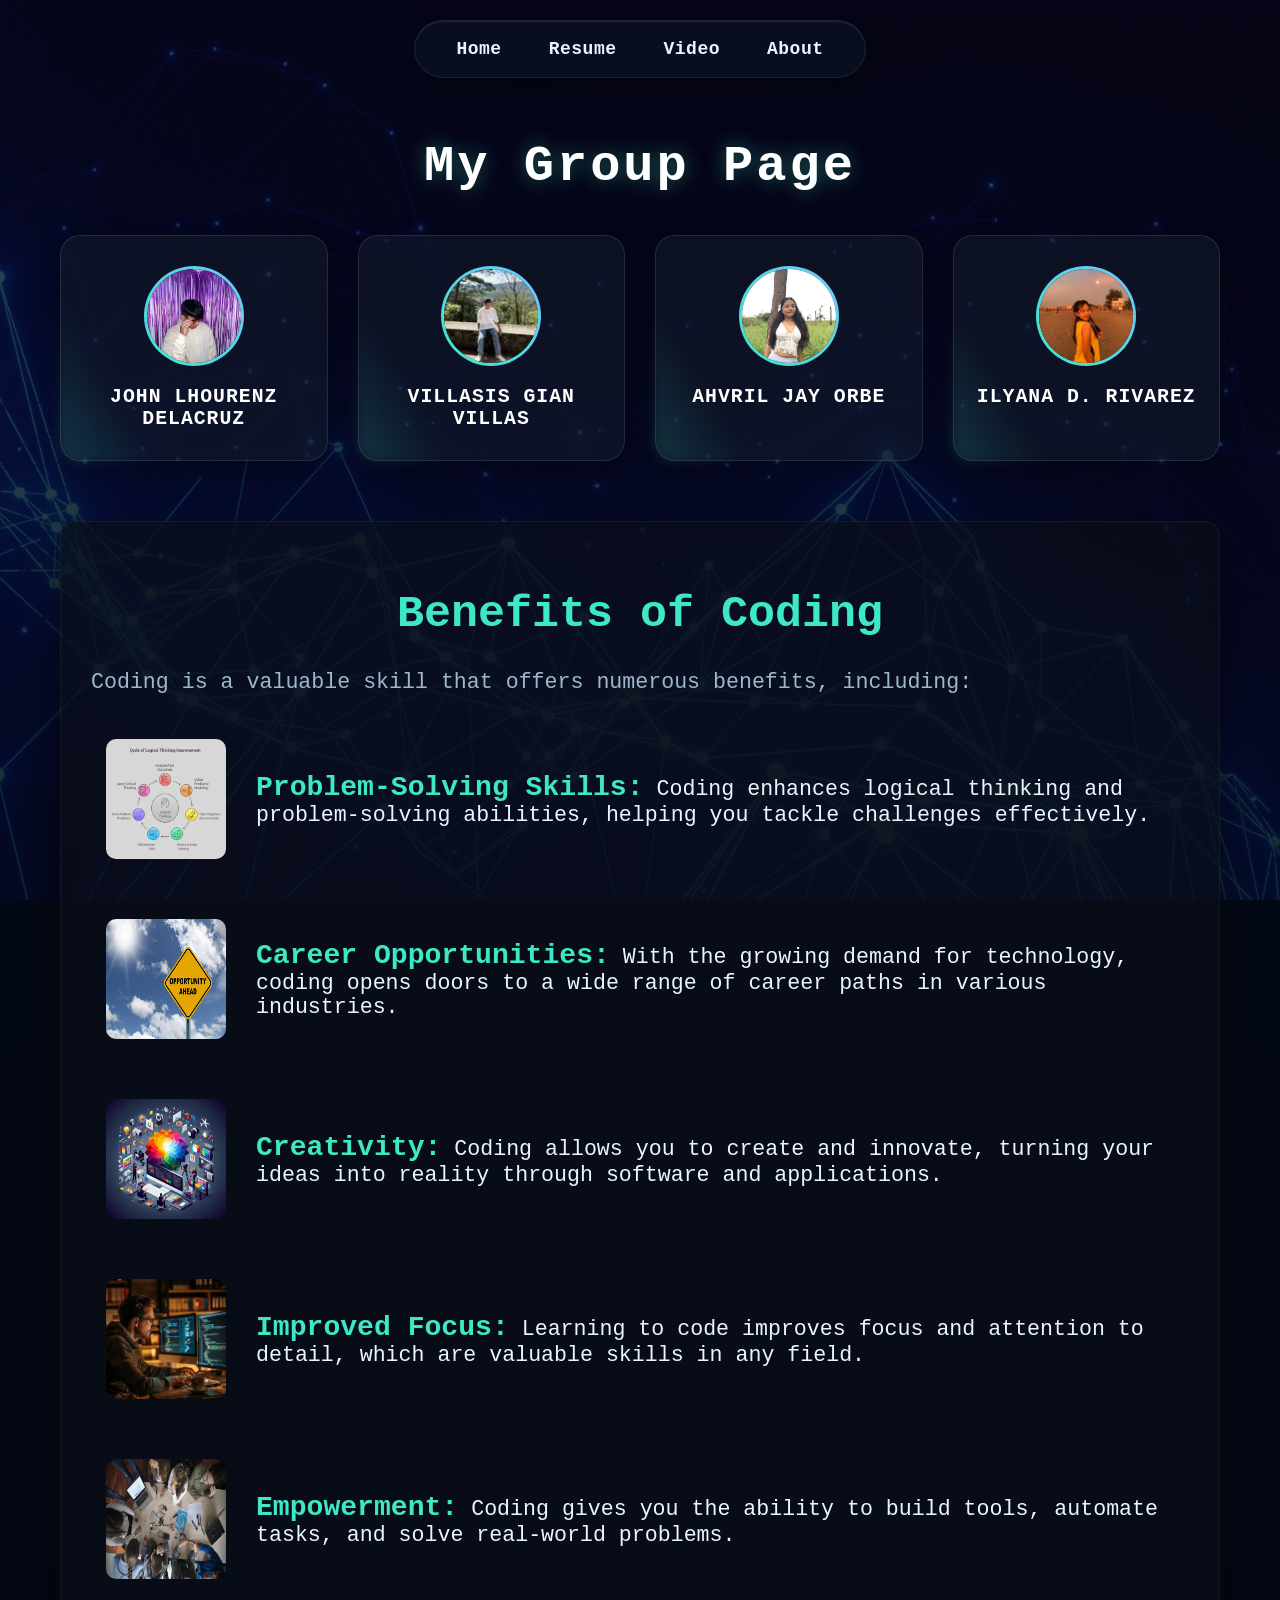
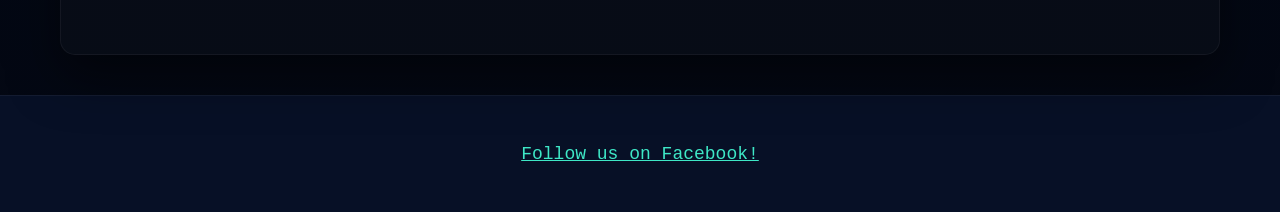
<file: index.html>
<!doctype html>
<html lang="en">

<head>
  <style>
    body {
      font-family: 'Fira Mono', 'Consolas', 'Menlo', 'Monaco', 'Liberation Mono', monospace;
    }
  </style>
  <meta charset="utf-8">
  <meta name="viewport" content="width=device-width,initial-scale=1">
  <title>Home</title>
  <link rel="stylesheet" href="nav.css">
  <link rel="stylesheet" href="index.css">
  <link rel="stylesheet" href="responsive.css">
</head>

<body>
  <div class="wrap">
    <div class="header">
      <div class="nav-wrapper">
        <nav class="main-nav">
          <a href="index.html">Home</a>
          <a href="resume.html">Resume</a>
          <a href="video.html">Video</a>
          <a href="about.html">About</a>
        </nav>
      </div>
    </div>
    <main class="container">
      <div class="group-title">My Group Page</div>
      <div class="cards-modern">
        <div class="card accent-border">
          <img src="Delacruz.jpg" alt="JOHN LHOURENZ DELACRUZ" class="card-img">
          <div class="card-info">
            <div class="card-name">JOHN LHOURENZ DELACRUZ</div>
          </div>
        </div>
        <div class="card accent-border">
          <img src="Gian.jpg" alt="VILLASIS GIAN VILLAS" class="card-img">
          <div class="card-info">
            <div class="card-name">VILLASIS GIAN VILLAS</div>
          </div>
        </div>
        <div class="card accent-border">
          <img src="AHVRIL-JAY-ORBE.jpg" alt="AHVRIL JAY ORBE" class="card-img">
          <div class="card-info">
            <div class="card-name">AHVRIL JAY ORBE</div>
          </div>
        </div>
        <div class="card accent-border">
          <img src="ILYANA-D-RIVAREZ.jpg" alt="ILYANA D. RIVAREZ" class="card-img">
          <div class="card-info">
            <div class="card-name">ILYANA D. RIVAREZ</div>
          </div>
        </div>
      </div>
      <section class="benefits"
        style="margin-top: 50px; padding: 30px; background-color: rgba(3, 7, 18, 0.9); border-radius: 15px; color: #eaf6ff;">
        <h2 style="text-align: center; color: #3ee7c6; font-size: 2.5em; margin-bottom: 30px;">Benefits of Coding</h2>
        <p style="text-align: justify; font-size: 1.2em; color: #9fb7c9; margin-bottom: 30px;">
          Coding is a valuable skill that offers numerous benefits, including:
        </p>
        <ul style="list-style-type: none; padding-left: 0; font-size: 1.2em; color: #eaf6ff;">
          <li style="display: flex; align-items: center; margin-bottom: 30px;">
            <img src="Problem-solving.jpg" alt="Problem Solving"
              style="width: 120px; height: 120px; margin-right: 30px; border-radius: 10px;">
            <span><strong style="color: #3ee7c6; font-size: 1.3em;">Problem-Solving Skills:</strong> <span
                style="text-align: justify;">Coding enhances logical thinking and problem-solving abilities, helping you
                tackle challenges effectively.</span></span>
          </li>
          <li style="display: flex; align-items: center; margin-bottom: 30px;">
            <img src="Career-opportunities.jpg" alt="Career Opportunities"
              style="width: 120px; height: 120px; margin-right: 30px; border-radius: 10px;">
            <span><strong style="color: #3ee7c6; font-size: 1.3em;">Career Opportunities:</strong> <span
                style="text-align: justify;">With the growing demand for technology, coding opens doors to a wide range
                of career paths in various industries.</span></span>
          </li>
          <li style="display: flex; align-items: center; margin-bottom: 30px;">
            <img src="Creativity.png" alt="Creativity"
              style="width: 120px; height: 120px; margin-right: 30px; border-radius: 10px;">
            <span><strong style="color: #3ee7c6; font-size: 1.3em;">Creativity:</strong> <span
                style="text-align: justify;">Coding allows you to create and innovate, turning your ideas into reality
                through software and applications.</span></span>
          </li>
          <li style="display: flex; align-items: center; margin-bottom: 30px;">
            <img src="Improve-focus.jpg" alt="Improved Focus"
              style="width: 120px; height: 120px; margin-right: 30px; border-radius: 10px;">
            <span><strong style="color: #3ee7c6; font-size: 1.3em;">Improved Focus:</strong> <span
                style="text-align: justify;">Learning to code improves focus and attention to detail, which are valuable
                skills in any field.</span></span>
          </li>
          <li style="display: flex; align-items: center; margin-bottom: 30px;">
            <img src="Empowerment.jpg" alt="Empowerment"
              style="width: 120px; height: 120px; margin-right: 30px; border-radius: 10px;">
            <span><strong style="color: #3ee7c6; font-size: 1.3em;">Empowerment:</strong> <span
                style="text-align: justify;">Coding gives you the ability to build tools, automate tasks, and solve
                real-world problems.</span></span>
          </li>
        </ul>
      </section>
    </main>
  </div>
  <footer class="footer">
    <p>Follow us on Facebook!</p>
  </footer>
</body>

</html>
</file>
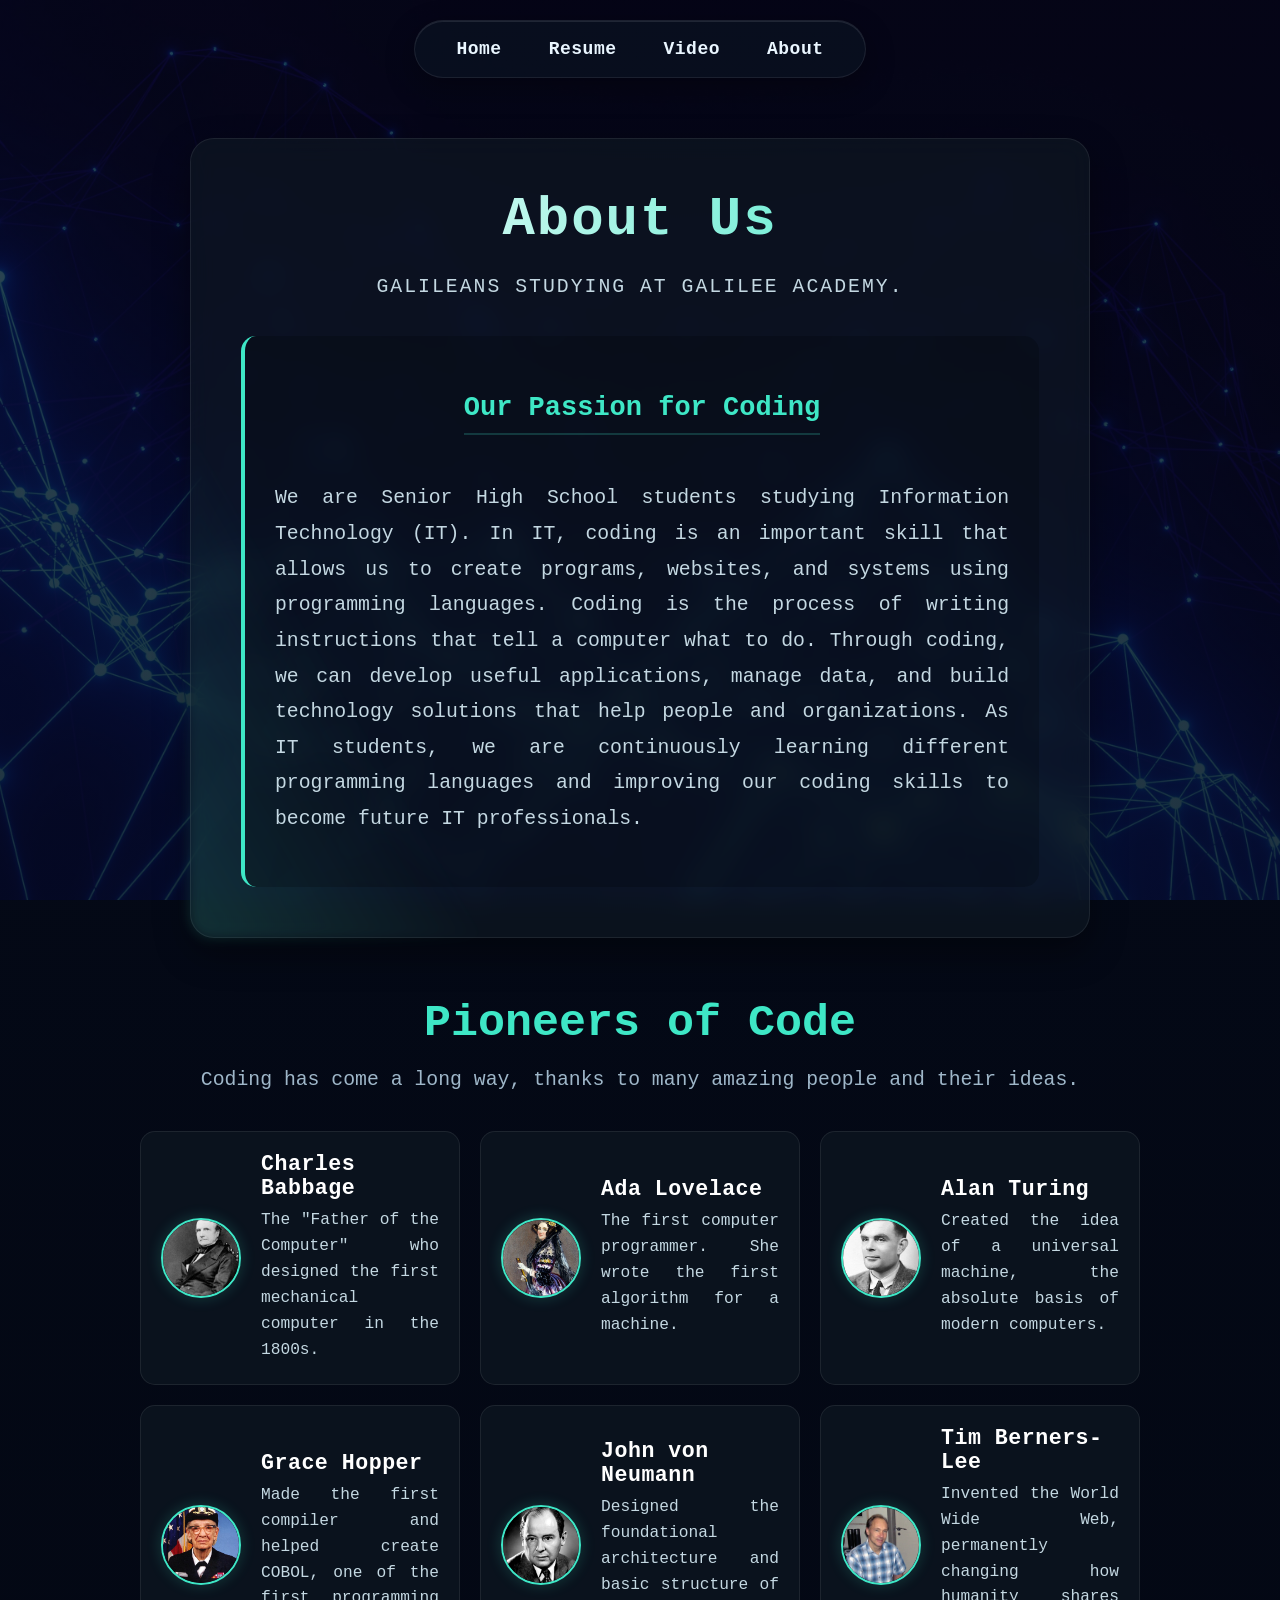
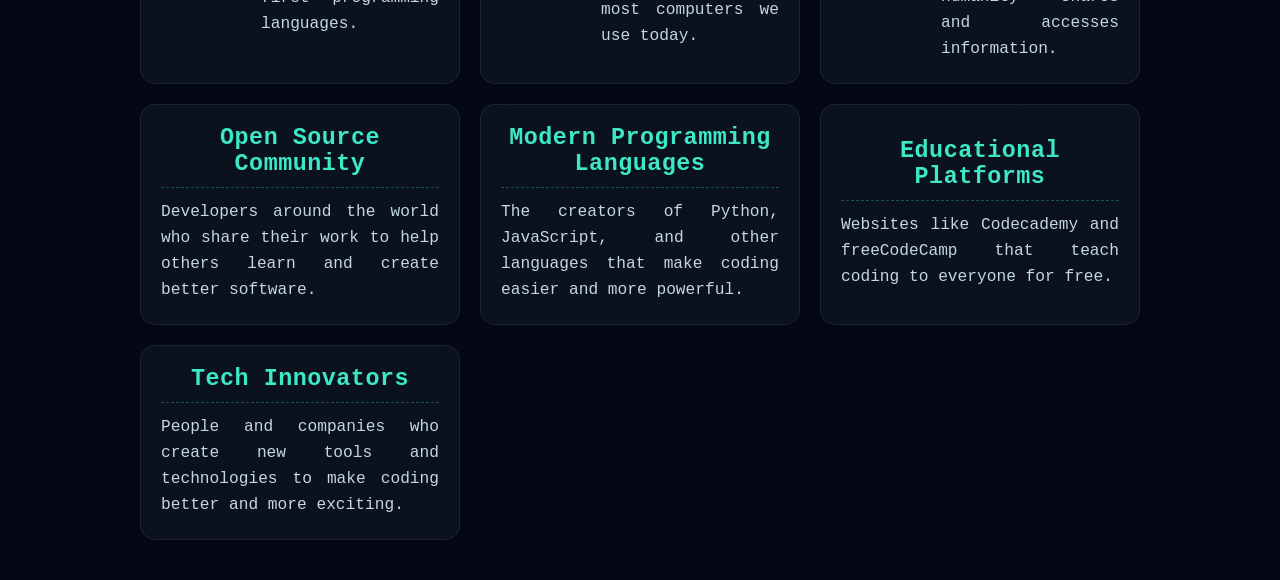
<file: about.html>
<!doctype html>
<html lang="en">

<head>
  <meta charset="utf-8">
  <meta name="viewport" content="width=device-width,initial-scale=1">
  <title>About Us</title>
  <link rel="stylesheet" href="nav.css">
  <link rel="stylesheet" href="about.css">
  <link rel="stylesheet" href="responsive.css">
</head>

<body>
  <div class="wrap">
    <div class="nav-wrapper">
      <nav class="main-nav">
        <a href="index.html">Home</a>
        <a href="resume.html">Resume</a>
        <a href="video.html">Video</a>
        <a href="about.html">About</a>
      </nav>
    </div>

    <div class="content intro-card accent-border">
      <h1>About Us</h1>
      <p class="subtitle">Galileans Studying at Galilee Academy.</p>

      <div class="text-block">
        <h3>Our Passion for Coding</h3>
        <p>We are Senior High School students studying Information Technology (IT). In IT, coding is an important skill
          that allows us to create programs, websites, and systems using programming languages. Coding is the process of
          writing instructions that tell a computer what to do. Through coding, we can develop useful applications,
          manage data, and build technology solutions that help people and organizations. As IT students, we are
          continuously learning different programming languages and improving our coding skills to become future IT
          professionals.</p>
      </div>
    </div>

    <section class="credits-section">
      <h2>Pioneers of Code</h2>
      <p class="credits-subtext">Coding has come a long way, thanks to many amazing people and their ideas.</p>

      <div class="credits-grid">
        <div class="credit-card">
          <img src="Charles_Babbage.jpg" alt="Charles Babbage">
          <div class="credit-info">
            <h4>Charles Babbage</h4>
            <p>The "Father of the Computer" who designed the first mechanical computer in the 1800s.</p>
          </div>
        </div>
        <div class="credit-card">
          <img src="Ada_Lovelace.jpg" alt="Ada Lovelace">
          <div class="credit-info">
            <h4>Ada Lovelace</h4>
            <p>The first computer programmer. She wrote the first algorithm for a machine.</p>
          </div>
        </div>
        <div class="credit-card">
          <img src="Alan_Turing.jpg" alt="Alan Turing">
          <div class="credit-info">
            <h4>Alan Turing</h4>
            <p>Created the idea of a universal machine, the absolute basis of modern computers.</p>
          </div>
        </div>
        <div class="credit-card">
          <img src="Grace_Hopper.jpg" alt="Grace Hopper">
          <div class="credit-info">
            <h4>Grace Hopper</h4>
            <p>Made the first compiler and helped create COBOL, one of the first programming languages.</p>
          </div>
        </div>
        <div class="credit-card">
          <img src="JohnvonNeumann.jpg" alt="John von Neumann">
          <div class="credit-info">
            <h4>John von Neumann</h4>
            <p>Designed the foundational architecture and basic structure of most computers we use today.</p>
          </div>
        </div>
        <div class="credit-card">
          <img src="Tim_Berners-Lee.jpg" alt="Tim Berners-Lee">
          <div class="credit-info">
            <h4>Tim Berners-Lee</h4>
            <p>Invented the World Wide Web, permanently changing how humanity shares and accesses information.</p>
          </div>
        </div>

        <div class="credit-card text-card">
          <div class="credit-info">
            <h4>Open Source Community</h4>
            <p>Developers around the world who share their work to help others learn and create better software.</p>
          </div>
        </div>
        <div class="credit-card text-card">
          <div class="credit-info">
            <h4>Modern Programming Languages</h4>
            <p>The creators of Python, JavaScript, and other languages that make coding easier and more powerful.</p>
          </div>
        </div>
        <div class="credit-card text-card">
          <div class="credit-info">
            <h4>Educational Platforms</h4>
            <p>Websites like Codecademy and freeCodeCamp that teach coding to everyone for free.</p>
          </div>
        </div>
        <div class="credit-card text-card">
          <div class="credit-info">
            <h4>Tech Innovators</h4>
            <p>People and companies who create new tools and technologies to make coding better and more exciting.</p>
          </div>
        </div>
      </div>
    </section>
  </div>
</body>

</html>
</file>
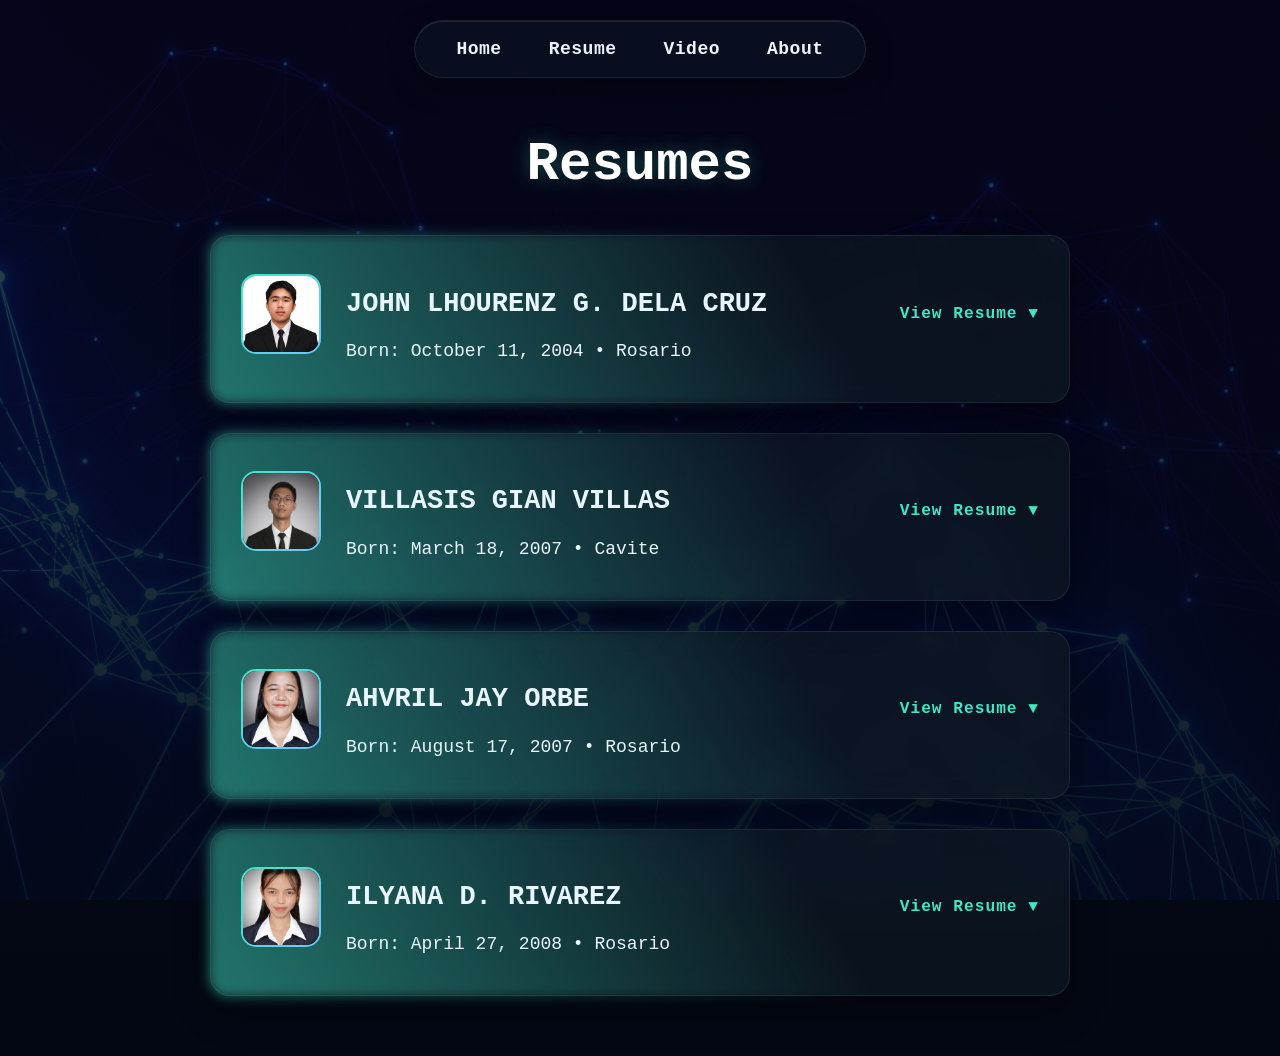
<file: resume.html>
<!doctype html>
<html lang="en">
<head>
  <style>body{font-family:'Fira Mono','Consolas','Menlo','Monaco','Liberation Mono',monospace;}</style>
  <meta charset="utf-8">
  <meta name="viewport" content="width=device-width,initial-scale=1">
  <title>Resumes</title>
  <link rel="stylesheet" href="nav.css">
  <link rel="stylesheet" href="resume.css">
  <link rel="stylesheet" href="responsive.css">
</head>
<body>
  <div class="wrap">
    <div class="header">
      <div class="nav-wrapper">
        <nav class="main-nav">
          <a href="index.html">Home</a>
          <a href="resume.html">Resume</a>
          <a href="video.html">Video</a>
          <a href="about.html">About</a>
        </nav>
      </div>
    </div>

    <h1>Resumes</h1>
    
    <div class="resume-container"> 
      
      <div class="card accent-border">
        <input type="checkbox" id="check-dela-cruz" class="toggle-details">
        <label for="check-dela-cruz" class="card-header">
          <div class="header-left">
            <img src="Delacruz-Resume.jpg" alt="JOHN LHOURENZ" class="avatar">
            <div>
              <h2>JOHN LHOURENZ G. DELA CRUZ</h2>
              <div class="meta">Born: October 11, 2004 • Rosario</div>
            </div>
          </div>
          <div class="expand-hint">View Resume ▼</div>
        </label>
        
        <div class="card-details">
          <div class="resume-grid">
            <div class="resume-sidebar">
              <div class="section-title">Contact</div>
              <p>📞 09638707060</p>
              <p>📍 Sapa 2, Cotabato St.<br>Rosario, Cavite</p>
              
              <div class="section-title">Personal Info</div>
              <ul>
                <li><strong>Birthplace:</strong> Lucena City</li>
                <li><strong>Nationality:</strong> Filipino</li>
                <li><strong>Gender:</strong> Male</li>
                <li><strong>Status:</strong> Single</li>
                <li><strong>Religion:</strong> Roman Catholic</li>
              </ul>

              <div class="section-title">Hobbies</div>
              <ul>
                <li>Reading Manga & Manwha</li>
                <li>Watching Anime</li>
              </ul>
            </div>
            
            <div class="resume-main">
              <div class="section-title">Job Objective</div>
              <p>To obtain a position where I can use my skills, learn new things, and contribute positively to the company's success. Motivated to gain work experience while developing skills and providing quality service.</p>
              
              <div class="section-title">Education</div>
              <ul>
                <li><strong>Senior High:</strong> Galilee Academy (2023–2026)</li>
                <li><strong>Junior High:</strong> Rosario National High School (2023-2024)</li>
                <li><strong>Primary:</strong> Agustin Abadilla Elementary School (2012-2019)</li>
              </ul>
              
              <div class="section-title">Skills & Strengths</div>
              <ul>
                <li>Works professionally under pressure</li>
                <li>Highly flexible and adaptable to changing environments</li>
              </ul>

              <div class="section-title">Awards & Recognition</div>
              <ul>
                <li>With Honor (2024–2025)</li>
                <li>With Honor (First Quarter)</li>
              </ul>
            </div>
          </div>
        </div>
      </div>

      <div class="card accent-border">
        <input type="checkbox" id="check-gian" class="toggle-details">
        <label for="check-gian" class="card-header">
          <div class="header-left">
            <img src="Gian-Resume.png" alt="Gian" class="avatar">
            <div>
              <h2>VILLASIS GIAN VILLAS</h2>
              <div class="meta">Born: March 18, 2007 • Cavite</div>
            </div>
          </div>
          <div class="expand-hint">View Resume ▼</div>
        </label>
        
        <div class="card-details">
          <div class="resume-grid">
            <div class="resume-sidebar">
              <div class="section-title">Contact</div>
              <p>📍 Cavite</p>
              
              <div class="section-title">Personal Info</div>
              <ul>
                <li><strong>Nationality:</strong> Filipino</li>
                <li><strong>Religion:</strong> Born Again</li>
              </ul>

              <div class="section-title">Hobbies</div>
              <ul>
                <li>Playing games</li>
                <li>Watching anime</li>
                <li>Playing basketball</li>
              </ul>
            </div>
            
            <div class="resume-main">
              <div class="section-title">Job Objective</div>
              <p>Motivated student seeking opportunities to contribute skills and grow professionally.</p>
              
              <div class="section-title">Education</div>
              <ul>
                <li><strong>Senior High:</strong> Galilee Academy (2023–2026)</li>
              </ul>
              
              <div class="section-title">Skills & Strengths</div>
              <ul>
                <li>Leadership abilities</li>
                <li>Good communication skills</li>
              </ul>
            </div>
          </div>
        </div>
      </div>

      <div class="card accent-border">
        <input type="checkbox" id="check-orbe" class="toggle-details">
        <label for="check-orbe" class="card-header">
          <div class="header-left">
            <img src="Orbe-Resume.png" alt="AHVRIL JAY ORBE" class="avatar">
            <div>
              <h2>AHVRIL JAY ORBE</h2>
              <div class="meta">Born: August 17, 2007 • Rosario</div>
            </div>
          </div>
          <div class="expand-hint">View Resume ▼</div>
        </label>
        
        <div class="card-details">
          <div class="resume-grid">
            <div class="resume-sidebar">
              <div class="section-title">Contact</div>
              <p>📍 Wawa 3, Rosario, Cavite</p>
              
              <div class="section-title">Personal Info</div>
              <ul>
                <li><strong>Birthplace:</strong> Marawi, Lanao del Sur</li>
                <li><strong>Nationality:</strong> Filipino</li>
                <li><strong>Gender:</strong> Female</li>
                <li><strong>Status:</strong> Single</li>
                <li><strong>Religion:</strong> Born Again</li>
              </ul>

              <div class="section-title">Hobbies</div>
              <ul>
                <li>Playing Badminton</li>
                <li>Watching Movies</li>
                <li>Reading AU</li>
              </ul>
            </div>
            
            <div class="resume-main">
              <div class="section-title">Job Objective</div>
              <p>To obtain a position where I can use my skills, learn new things, and contribute positively to the company's success.</p>
              
              <div class="section-title">Education</div>
              <ul>
                <li><strong>Senior High:</strong> Galilee Academy (2023-2026)</li>
                <li><strong>Junior High:</strong> National High School (2023-2024)</li>
                <li><strong>Primary:</strong> Rosario Elementary School (2012-2020)</li>
              </ul>
              
              <div class="section-title">Skills & Strengths</div>
              <ul>
                <li>Good at work execution</li>
                <li>Fast learner</li>
                <li>Good communication</li>
              </ul>
            </div>
          </div>
        </div>
      </div>

      <div class="card accent-border">
        <input type="checkbox" id="check-rivarez" class="toggle-details">
        <label for="check-rivarez" class="card-header">
          <div class="header-left">
            <img src="Iya-Resume.png" alt="ILYANA D. RIVAREZ" class="avatar">
            <div>
              <h2>ILYANA D. RIVAREZ</h2>
              <div class="meta">Born: April 27, 2008 • Rosario</div>
            </div>
          </div>
          <div class="expand-hint">View Resume ▼</div>
        </label>
        
        <div class="card-details">
          <div class="resume-grid">
            <div class="resume-sidebar">
              <div class="section-title">Contact</div>
              <p>📞 09517848226</p>
              <p>📍 Sapa 1, San Andres<br>Rosario, Cavite</p>
              
              <div class="section-title">Personal Info</div>
              <ul>
                <li><strong>Birthplace:</strong> Rosario, Cavite</li>
                <li><strong>Nationality:</strong> Filipino</li>
                <li><strong>Gender:</strong> Female</li>
                <li><strong>Status:</strong> Single</li>
                <li><strong>Religion:</strong> Roman Catholic</li>
              </ul>

              <div class="section-title">Hobbies</div>
              <ul>
                <li>Reading Wattpad</li>
                <li>Playing Volleyball</li>
                <li>Sleeping</li>
              </ul>
            </div>
            
            <div class="resume-main">
              <div class="section-title">Job Objective</div>
              <p>Seeking a part-time position at a fast-food restaurant to gain valuable work experience and develop essential customer service and teamwork skills.</p>
              
              <div class="section-title">Education</div>
              <ul>
                <li><strong>Senior High:</strong> Galilee Academy (2023-2026)</li>
                <li><strong>Junior High:</strong> Rosario National High School (2023-2024)</li>
                <li><strong>Primary:</strong> Agustin Abadilla Elementary School (2012-2020)</li>
              </ul>
              
              <div class="section-title">Skills & Strengths</div>
              <ul>
                <li>Time Management</li>
                <li>Communication Skills</li>
                <li>Problem Solving</li>
                <li>Teamwork</li>
              </ul>
            </div>
          </div>
        </div>
      </div>

    </div>
  </div>
</body>
</html>
</file>
<file: nav.css>
/* nav.css - Ultra Premium Update */
:root {
  --nav-color: #eaf6ff;
  --nav-accent: #3ee7c6;
}

body {
  font-family: 'Fira Mono', 'Consolas', 'Menlo', 'Monaco', 'Liberation Mono', monospace;
  margin: 0;
}

.nav-wrapper {
  display: flex;
  justify-content: center;
  align-items: center;
  width: 100%;
  padding: 20px 0;
  position: sticky;
  top: 0;
  z-index: 1000;
  animation: slideDown 0.8s ease-out forwards;
}

.main-nav {
  display: flex;
  gap: 15px;
  align-items: center;
  justify-content: center;
  background: rgba(10, 20, 35, 0.6);
  backdrop-filter: blur(16px);
  -webkit-backdrop-filter: blur(16px);
  border: 1px solid rgba(255, 255, 255, 0.08);
  border-radius: 50px; /* Floating pill shape */
  box-shadow: 0 10px 30px rgba(0, 0, 0, 0.3), inset 0 1px 0 rgba(255, 255, 255, 0.1);
  padding: 10px 25px;
  flex-wrap: wrap;
}

.main-nav a {
  color: var(--nav-color);
  text-decoration: none;
  font-weight: 600;
  padding: 8px 16px;
  border-radius: 30px;
  font-size: 1rem;
  letter-spacing: 0.5px;
  transition: all 0.3s cubic-bezier(0.25, 0.8, 0.25, 1);
  position: relative;
}

.main-nav a:hover, .main-nav a:focus {
  color: #121212;
  background-color: var(--nav-accent);
  box-shadow: 0 0 15px rgba(62, 231, 198, 0.5);
  transform: translateY(-2px);
}

@keyframes slideDown {
  from { opacity: 0; transform: translateY(-20px); }
  to { opacity: 1; transform: translateY(0); }
}

@media (max-width: 600px) {
  .main-nav {
    gap: 5px;
    padding: 10px 15px;
    border-radius: 20px;
  }
  .main-nav a {
    font-size: 0.9rem;
    padding: 6px 12px;
  }
}
</file>
<file: index.css>
/* index.css - Ultra Premium Update */
:root { --accent: #3ee7c6; }
* { box-sizing: border-box; }

body {
  background: #071026 url('IT-background.jpg') no-repeat center center fixed;
  background-size: cover;
  color: #eaf6ff;
  min-height: 100vh;
}

.wrap {
  min-height: 100vh;
  background: linear-gradient(180deg, rgba(3,7,18,0.7) 0%, rgba(3,7,18,0.95) 100%);
  display: flex;
  flex-direction: column;
}

.container {
  max-width: 1200px;
  margin: 0 auto;
  padding: 40px 20px;
  animation: fadeUp 1s ease-out forwards;
}

.group-title {
  text-align: center;
  font-size: 2.8em;
  color: #fff;
  margin-bottom: 40px;
  letter-spacing: 3px;
  font-weight: 800;
  text-shadow: 0 0 20px rgba(62, 231, 198, 0.4);
}

.cards-modern {
  display: grid;
  grid-template-columns: repeat(auto-fit, minmax(220px, 1fr));
  gap: 30px;
  margin-bottom: 60px;
}

.card {
  background: rgba(20, 30, 45, 0.5);
  backdrop-filter: blur(10px);
  border: 1px solid rgba(255, 255, 255, 0.1);
  border-radius: 20px;
  padding: 30px 20px;
  display: flex;
  flex-direction: column;
  align-items: center;
  transition: all 0.4s cubic-bezier(0.175, 0.885, 0.32, 1.275);
  box-shadow: 0 10px 30px rgba(0,0,0,0.3);
  opacity: 0;
  animation: fadeUp 0.6s ease-out forwards;
}

/* Staggered Card Animations */
.card:nth-child(1) { animation-delay: 0.1s; }
.card:nth-child(2) { animation-delay: 0.2s; }
.card:nth-child(3) { animation-delay: 0.3s; }
.card:nth-child(4) { animation-delay: 0.4s; }

.card:hover {
  transform: translateY(-15px) scale(1.02);
  border-color: var(--accent);
  box-shadow: 0 15px 40px rgba(62, 231, 198, 0.2), inset 0 0 20px rgba(62, 231, 198, 0.05);
}

.card-img {
  width: 100px;
  height: 100px;
  object-fit: cover;
  border-radius: 50%;
  margin-bottom: 20px;
  border: 3px solid transparent;
  background: linear-gradient(#141e2d, #141e2d) padding-box, 
              linear-gradient(45deg, var(--accent), #6ec6ff) border-box;
  transition: transform 0.5s ease;
}

.card:hover .card-img {
  transform: rotate(5deg) scale(1.1);
}

.card-name {
  font-size: 1.1em;
  font-weight: 600;
  color: #fff;
  text-align: center;
  letter-spacing: 1px;
}

/* Benefits Section */
.benefits {
  background: rgba(10, 15, 25, 0.7) !important;
  backdrop-filter: blur(15px);
  border: 1px solid rgba(255, 255, 255, 0.05);
  box-shadow: 0 20px 50px rgba(0,0,0,0.5);
  opacity: 0;
  animation: fadeUp 0.8s ease-out 0.5s forwards;
}

.benefits li {
  transition: transform 0.3s ease;
  padding: 15px;
  border-radius: 15px;
}

.benefits li:hover {
  background: rgba(255, 255, 255, 0.03);
  transform: translateX(10px);
}

.footer {
  text-align: center;
  text-decoration: solid underline;
  padding: 30px 0;
  color: var(--accent);
  border-top: 1px solid rgba(255,255,255,0.05);
}

@keyframes fadeUp {
  from { opacity: 0; transform: translateY(40px); }
  to { opacity: 1; transform: translateY(0); }
}

@media (max-width: 768px) {
  .group-title { font-size: 2em; }
  .cards-modern { grid-template-columns: repeat(2, 1fr); gap: 15px; }
}
@media (max-width: 480px) {
  .cards-modern { grid-template-columns: 1fr; }
}
</file>
<file: responsive.css>
/* responsive.css - Ultra Premium Global Utility Update */

:root {
  /* Fluid typography - automatically scales text based on screen size */
  --base-font: clamp(14px, 1.2vw + 12px, 18px);
  --accent: #3ee7c6;
  --accent-secondary: #6ec6ff;
  --bg-dark: #071026;
  --text-main: #eaf6ff;
  --font-family: 'Fira Mono', 'Consolas', 'Menlo', 'Monaco', 'Liberation Mono', monospace;
}

/* 1. GLOBAL RESETS & SMOOTH SCROLLING */
html {
  font-size: var(--base-font);
  scroll-behavior: smooth; /* Smooth scrolling for anchor links */
  overflow-x: hidden;
}

body {
  font-family: var(--font-family);
  color: var(--text-main);
  margin: 0;
  padding: 0;
  overflow-x: hidden;
  -webkit-font-smoothing: antialiased;
  -moz-osx-font-smoothing: grayscale;
}

/* 2. PREMIUM TEXT SELECTION */
::selection {
  background: var(--accent);
  color: #000;
  text-shadow: none;
}
::-moz-selection {
  background: var(--accent);
  color: #000;
  text-shadow: none;
}

/* 3. PREMIUM CUSTOM SCROLLBAR (Works on Chrome/Edge/Safari) */
::-webkit-scrollbar {
  width: 12px;
  background: var(--bg-dark);
}

::-webkit-scrollbar-track {
  background: rgba(0, 0, 0, 0.3);
  border-radius: 10px;
}

::-webkit-scrollbar-thumb {
  background: rgba(62, 231, 198, 0.3);
  border-radius: 10px;
  border: 3px solid var(--bg-dark);
  transition: background 0.3s ease;
}

::-webkit-scrollbar-thumb:hover {
  background: var(--accent);
  box-shadow: 0 0 10px var(--accent);
}

/* 4. FLUID MEDIA BEHAVIOR */
img, video, iframe {
  max-width: 100%;
  height: auto;
  display: block;
}

.container, .panel, .content, .card, .cards-modern, .grid {
  box-sizing: border-box;
}

/* Break words so long URLs or emails don't break the mobile layout */
.card-name, .meta, p, li { 
  word-break: break-word; 
  overflow-wrap: anywhere; 
}

/* 5. THE HOLOGRAPHIC GLOW EFFECT (.accent-border) */
/* This is an ultra-premium animated border that sits behind your glass cards */
.accent-border {
  position: relative;
  z-index: 1;
}

.accent-border::before {
  content: '';
  position: absolute;
  /* Expands the glow slightly outside the card */
  top: -2px; 
  left: -2px; 
  right: -2px; 
  bottom: -2px;
  border-radius: inherit; /* Copies the border radius of whatever card it is on */
  background: linear-gradient(
    60deg, 
    var(--accent), 
    transparent 30%, 
    transparent 70%, 
    var(--accent-secondary)
  );
  background-size: 300% 300%;
  z-index: -1;
  filter: blur(6px);
  opacity: 0.6;
  animation: premiumGlow 8s ease-in-out infinite alternate;
  transition: opacity 0.3s ease;
}

/* Make it glow brighter when hovered */
.accent-border:hover::before {
  opacity: 1;
  filter: blur(10px);
}

@keyframes premiumGlow {
  0% { background-position: 0% 50%; }
  50% { background-position: 100% 50%; }
  100% { background-position: 0% 50%; }
}

/* 6. GLOBAL RESPONSIVE ADJUSTMENTS */
@media (max-width: 900px) {
  h1 { font-size: 2rem !important; }
  h2 { font-size: 1.5rem !important; }
}

@media (max-width: 600px) {
  h1 { font-size: 1.6rem !important; }
  h2 { font-size: 1.2rem !important; }
  
  /* Ensure padding is safe on very small mobile screens */
  .container, .panel, .content, .grid {
    padding-left: 5vw;
    padding-right: 5vw;
  }
}

/* Accessibility: Respect users who prefer no animations */
@media (prefers-reduced-motion: reduce) {
  *, *::before, *::after {
    animation-duration: 0.01ms !important;
    animation-iteration-count: 1 !important;
    transition-duration: 0.01ms !important;
    scroll-behavior: auto !important;
  }
}
</file>
<file: about.css>
/* about.css - Ultra Premium Update */
:root {
  --accent: #3ee7c6;
}

* {
  box-sizing: border-box;
}

body {
  background: #071026 url('IT-background.jpg') no-repeat center center fixed;
  background-size: cover;
  color: #eaf6ff;
}

.wrap {
  min-height: 100vh;
  background: linear-gradient(180deg, rgba(3, 7, 18, 0.7), rgba(3, 7, 18, 0.95));
  padding: 0 20px 40px 20px;
}

.content {
  max-width: 900px;
  margin: 20px auto;
  background: rgba(15, 25, 35, 0.6);
  backdrop-filter: blur(12px);
  border: 1px solid rgba(255, 255, 255, 0.08);
  border-radius: 24px;
  box-shadow: 0 15px 35px rgba(0, 0, 0, 0.4);
  padding: 50px;
  animation: fadeUp 0.8s ease-out forwards;
}

h1 {
  font-size: 3em;
  margin: 0 0 20px 0;
  color: transparent;
  background: linear-gradient(90deg, #fff, var(--accent));
  background-clip: text;
  -webkit-background-clip: text;
  text-align: center;
  letter-spacing: 2px;
}

h3 {
  color: var(--accent);
  font-size: 1.5em;
  border-bottom: 2px solid rgba(62, 231, 198, 0.2);
  padding-bottom: 10px;
  display: inline-block;
}

.content p {
  line-height: 1.8;
  font-size: 1.1em;
  color: #c4d8e2;
}

/* Credits Section Enhancement */
.credits {
  background: rgba(10, 15, 25, 0.6) !important;
  backdrop-filter: blur(10px);
  border: 1px solid rgba(255, 255, 255, 0.05);
  box-shadow: 0 20px 40px rgba(0, 0, 0, 0.5);
  animation: fadeUp 1s ease-out 0.3s forwards;
  opacity: 0;
}

.credits li {
  background: rgba(255, 255, 255, 0.02);
  padding: 20px;
  border-radius: 15px;
  transition: all 0.3s ease;
  border: 1px solid transparent;
}

.credits li:hover {
  background: rgba(255, 255, 255, 0.05);
  border-color: rgba(62, 231, 198, 0.3);
  transform: scale(1.02) translateX(10px);
  box-shadow: 0 10px 20px rgba(0, 0, 0, 0.2);
}

.credits img {
  border: 2px solid rgba(255, 255, 255, 0.1);
  box-shadow: 0 5px 15px rgba(0, 0, 0, 0.3);
}

@keyframes fadeUp {
  from {
    opacity: 0;
    transform: translateY(30px);
  }

  to {
    opacity: 1;
    transform: translateY(0);
  }
}

@media (max-width: 768px) {
  .content {
    padding: 30px 20px;
  }

  h1 {
    font-size: 2em;
  }
}

/* Premium Credits Layout - Updated with Justify and Custom Icons */
.intro-card {
  text-align: center;
  margin-top: 40px;
  padding: 50px;
}

.subtitle {
  color: var(--accent);
  font-size: 1.2em;
  text-transform: uppercase;
  letter-spacing: 2px;
  margin-bottom: 30px;
}

/* Justified text applied here */
.text-block {
  background: rgba(0, 0, 0, 0.2);
  padding: 30px;
  border-radius: 15px;
  border-left: 4px solid var(--accent);
}

.text-block p {
  text-align: justify;
}

.credits-section {
  max-width: 1000px;
  margin: 60px auto 0 auto;
  animation: fadeUp 1s ease 0.3s forwards;
  opacity: 0;
}

.credits-section h2 {
  text-align: center;
  color: var(--accent);
  font-size: 2.5em;
  margin-bottom: 10px;
}

.credits-subtext {
  text-align: center;
  color: #9fb7c9;
  margin-bottom: 40px;
  font-size: 1.1em;
}

.credits-grid {
  display: grid;
  grid-template-columns: repeat(auto-fit, minmax(300px, 1fr));
  gap: 20px;
}

.credit-card {
  display: flex;
  align-items: center;
  gap: 20px;
  background: rgba(15, 25, 35, 0.6);
  backdrop-filter: blur(12px);
  border: 1px solid rgba(255, 255, 255, 0.08);
  border-radius: 15px;
  padding: 20px;
  transition: all 0.3s ease;
}

.credit-card:hover {
  transform: scale(1.03);
  border-color: var(--accent);
  box-shadow: 0 10px 25px rgba(62, 231, 198, 0.15);
  background: rgba(25, 35, 45, 0.8);
}

.credit-card img {
  width: 80px;
  height: 80px;
  min-width: 80px;
  border-radius: 50%;
  object-fit: cover;
  border: 2px solid var(--accent);
  box-shadow: 0 0 15px rgba(62, 231, 198, 0.2);
}

.credit-info h4 {
  color: #fff;
  margin: 0 0 8px 0;
  font-size: 1.2em;
  letter-spacing: 0.5px;
}

/* Justified text applied here too */
.credit-info p {
  color: #c4d8e2;
  margin: 0;
  font-size: 0.9em;
  line-height: 1.6;
  text-align: justify;
}

/* Styling specifically for the text-only cards */
.text-card .credit-info {
  width: 100%;
}

.text-card h4 {
  color: var(--accent);
  font-size: 1.3em;
  text-align: center;
  margin-bottom: 12px;
  border-bottom: 1px dashed rgba(62, 231, 198, 0.3);
  padding-bottom: 10px;
}
</file>
<file: resume.css>
/* resume.css - Formal Executive Update */
:root { --accent: #3ee7c6; --muted: #9fb7c9; }
* { box-sizing: border-box; }

body {
  background: #071026 url('IT-background.jpg') fixed center/cover;
  color: #eaf6ff;
  margin: 0;
}

.wrap {
  min-height: 100vh;
  background: linear-gradient(180deg, rgba(3,7,18,0.7), rgba(3,7,18,0.95));
  padding-bottom: 60px;
}

h1 {
  font-size: 3em !important;
  text-align: center;
  color: #fff;
  text-shadow: 0 0 20px rgba(62, 231, 198, 0.3);
  margin-bottom: 40px;
  animation: fadeDown 0.8s ease forwards;
}

/* Changed to a single-column stack */
.resume-container {
  display: flex;
  flex-direction: column;
  align-items: center;
  gap: 30px;
  max-width: 900px;
  margin: 0 auto;
  padding: 0 20px;
}

.card {
  width: 100%;
  background: rgba(15, 25, 35, 0.7);
  backdrop-filter: blur(16px);
  border: 1px solid rgba(255, 255, 255, 0.08);
  border-radius: 20px;
  padding: 30px;
  box-shadow: 0 15px 35px rgba(0, 0, 0, 0.4);
  transition: all 0.3s ease;
}

/* Makes the whole header block clickable */
.card-header {
  display: flex;
  justify-content: space-between;
  align-items: center;
  cursor: pointer;
  border-bottom: 1px solid transparent;
  padding-bottom: 10px;
  transition: all 0.3s ease;
}

.card-header:hover {
  opacity: 0.8;
}

.header-left {
  display: flex;
  gap: 25px;
  align-items: center;
}

.avatar {
  width: 80px;
  height: 80px;
  border-radius: 15px;
  object-fit: cover;
  border: 2px solid transparent;
  background: linear-gradient(#0f1923, #0f1923) padding-box, 
              linear-gradient(135deg, var(--accent), #6ec6ff) border-box;
}

.expand-hint {
  color: var(--accent);
  font-weight: 600;
  font-size: 0.9em;
  transition: transform 0.4s ease;
  letter-spacing: 1px;
}

.toggle-details { display: none; }

/* The smooth expansion trick */
.card-details {
  max-height: 0;
  opacity: 0;
  overflow: hidden;
  transition: max-height 0.6s cubic-bezier(0.4, 0, 0.2, 1), opacity 0.5s ease;
}

.toggle-details:checked ~ .card-details {
  max-height: 1500px;
  opacity: 1;
  margin-top: 25px;
  border-top: 1px solid rgba(255,255,255,0.1);
  padding-top: 25px;
}

/* Flips the arrow when opened */
.toggle-details:checked ~ .card-header .expand-hint {
  transform: rotate(180deg);
  color: #fff;
}

/* The Professional Internal 2-Column CV Layout */
.resume-grid {
  display: grid;
  grid-template-columns: 1fr 2fr;
  gap: 40px;
}

.resume-sidebar {
  border-right: 1px solid rgba(255,255,255,0.08);
  padding-right: 30px;
}

.section-title {
  color: var(--accent);
  font-size: 1.1em;
  margin: 0 0 15px 0;
  text-transform: uppercase;
  letter-spacing: 1.5px;
  font-weight: 700;
}

ul {
  padding-left: 20px;
  margin-top: 0;
  color: #c4d8e2;
  line-height: 1.7;
}

ul li::marker { color: var(--accent); }

p {
  color: #c4d8e2;
  line-height: 1.6;
  margin-bottom: 20px;
}

@keyframes fadeDown {
  from { opacity: 0; transform: translateY(-20px); }
  to { opacity: 1; transform: translateY(0); }
}

/* Mobile Adjustments */
@media (max-width: 768px) {
  .resume-grid {
    grid-template-columns: 1fr; /* Stacks to 1 column on small screens */
    gap: 20px;
  }
  .resume-sidebar {
    border-right: none;
    border-bottom: 1px dashed rgba(255,255,255,0.2);
    padding-right: 0;
    padding-bottom: 20px;
  }
  .header-left { gap: 15px; }
  .expand-hint { display: none; /* Hide text on mobile to save space */ }
}
</file>
